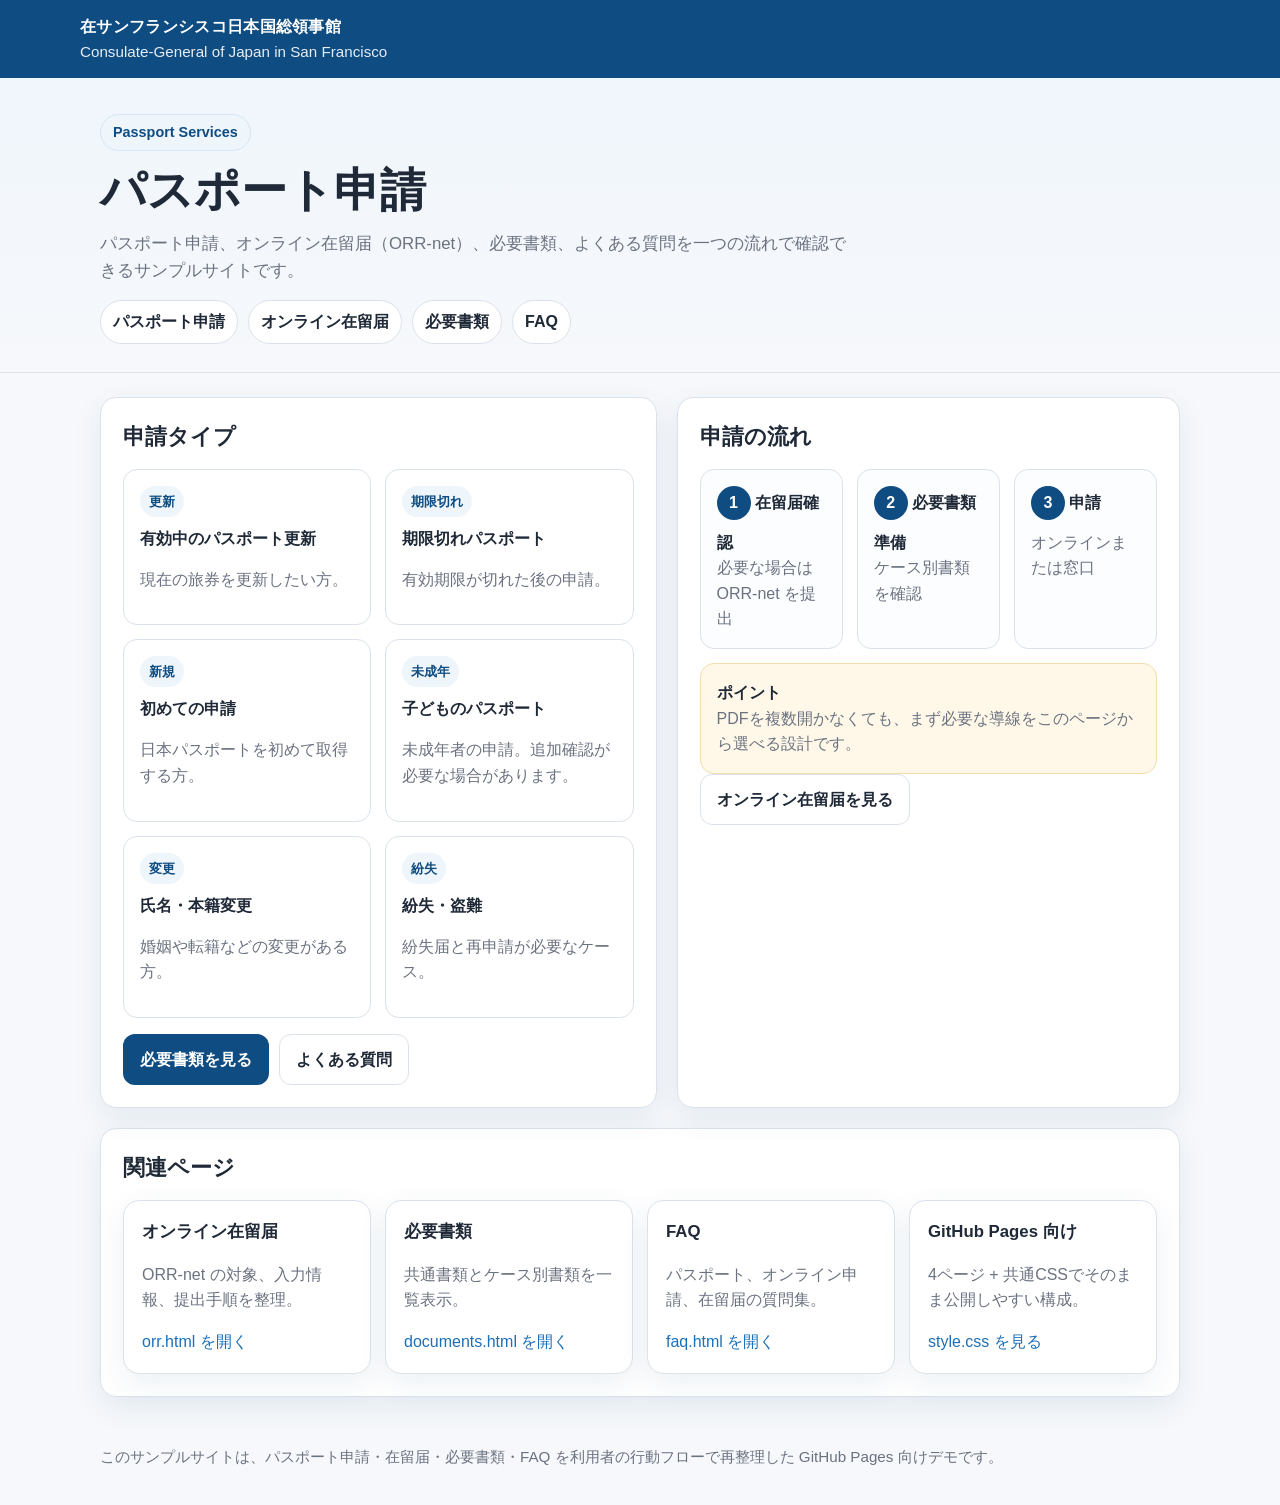
<file: index.html>
<!DOCTYPE html>
<html lang="ja">
<head>
  <meta charset="UTF-8" />
  <meta name="viewport" content="width=device-width, initial-scale=1.0" />
  <title>パスポート申請 | 在サンフランシスコ日本国総領事館</title>
  <link rel="stylesheet" href="css/style.css" />
</head>
<body>
  <header class="topbar">
    <div class="topbar-inner">
      <div class="brand">在サンフランシスコ日本国総領事館</div>
      <div class="subbrand">Consulate-General of Japan in San Francisco</div>
    </div>
  </header>

  <section class="hero">
    <div class="hero-inner">
      <div class="eyebrow">Passport Services</div>
      <h1>パスポート申請</h1>
      <p class="lead">パスポート申請、オンライン在留届（ORR-net）、必要書類、よくある質問を一つの流れで確認できるサンプルサイトです。</p>

    <div class="inline-nav">
      <a class="nav-pill" href="index.html">パスポート申請</a>
      <a class="nav-pill" href="orr.html">オンライン在留届</a>
      <a class="nav-pill" href="documents.html">必要書類</a>
      <a class="nav-pill" href="faq.html">FAQ</a>
    </div>

    </div>
  </section>

  <main class="container">

<div class="grid grid-2">
  <section class="card">
    <h2 class="section-title">申請タイプ</h2>
    <div class="case-grid">
      <article class="case">
        <div class="badge">更新</div>
        <h3>有効中のパスポート更新</h3>
        <p class="muted">現在の旅券を更新したい方。</p>
      </article>
      <article class="case">
        <div class="badge">期限切れ</div>
        <h3>期限切れパスポート</h3>
        <p class="muted">有効期限が切れた後の申請。</p>
      </article>
      <article class="case">
        <div class="badge">新規</div>
        <h3>初めての申請</h3>
        <p class="muted">日本パスポートを初めて取得する方。</p>
      </article>
      <article class="case">
        <div class="badge">未成年</div>
        <h3>子どものパスポート</h3>
        <p class="muted">未成年者の申請。追加確認が必要な場合があります。</p>
      </article>
      <article class="case">
        <div class="badge">変更</div>
        <h3>氏名・本籍変更</h3>
        <p class="muted">婚姻や転籍などの変更がある方。</p>
      </article>
      <article class="case">
        <div class="badge">紛失</div>
        <h3>紛失・盗難</h3>
        <p class="muted">紛失届と再申請が必要なケース。</p>
      </article>
    </div>
    <div class="btn-row" style="margin-top:16px;">
      <a class="btn btn-primary" href="documents.html">必要書類を見る</a>
      <a class="btn btn-secondary" href="faq.html">よくある質問</a>
    </div>
  </section>

  <aside class="card">
    <h2 class="section-title">申請の流れ</h2>
    <div class="steps">
      <div class="step">
        <div class="step-num">1</div>
        <strong>在留届確認</strong>
        <div class="muted">必要な場合は ORR-net を提出</div>
      </div>
      <div class="step">
        <div class="step-num">2</div>
        <strong>必要書類準備</strong>
        <div class="muted">ケース別書類を確認</div>
      </div>
      <div class="step">
        <div class="step-num">3</div>
        <strong>申請</strong>
        <div class="muted">オンラインまたは窓口</div>
      </div>
    </div>
    <div class="callout">
      <strong>ポイント</strong>
      <div class="muted">PDFを複数開かなくても、まず必要な導線をこのページから選べる設計です。</div>
    </div>
    <div class="btn-row">
      <a class="btn btn-secondary" href="orr.html">オンライン在留届を見る</a>
    </div>
  </aside>
</div>

<section class="card" style="margin-top:20px;">
  <h2 class="section-title">関連ページ</h2>
  <div class="site-map">
    <div class="card">
      <h3 class="small-title">オンライン在留届</h3>
      <p class="muted">ORR-net の対象、入力情報、提出手順を整理。</p>
      <a href="orr.html">orr.html を開く</a>
    </div>
    <div class="card">
      <h3 class="small-title">必要書類</h3>
      <p class="muted">共通書類とケース別書類を一覧表示。</p>
      <a href="documents.html">documents.html を開く</a>
    </div>
    <div class="card">
      <h3 class="small-title">FAQ</h3>
      <p class="muted">パスポート、オンライン申請、在留届の質問集。</p>
      <a href="faq.html">faq.html を開く</a>
    </div>
    <div class="card">
      <h3 class="small-title">GitHub Pages 向け</h3>
      <p class="muted">4ページ + 共通CSSでそのまま公開しやすい構成。</p>
      <a href="css/style.css">style.css を見る</a>
    </div>
  </div>
</section>

  </main>

  <footer class="footer">
    このサンプルサイトは、パスポート申請・在留届・必要書類・FAQ を利用者の行動フローで再整理した GitHub Pages 向けデモです。
  </footer>
</body>
</html>
</file>
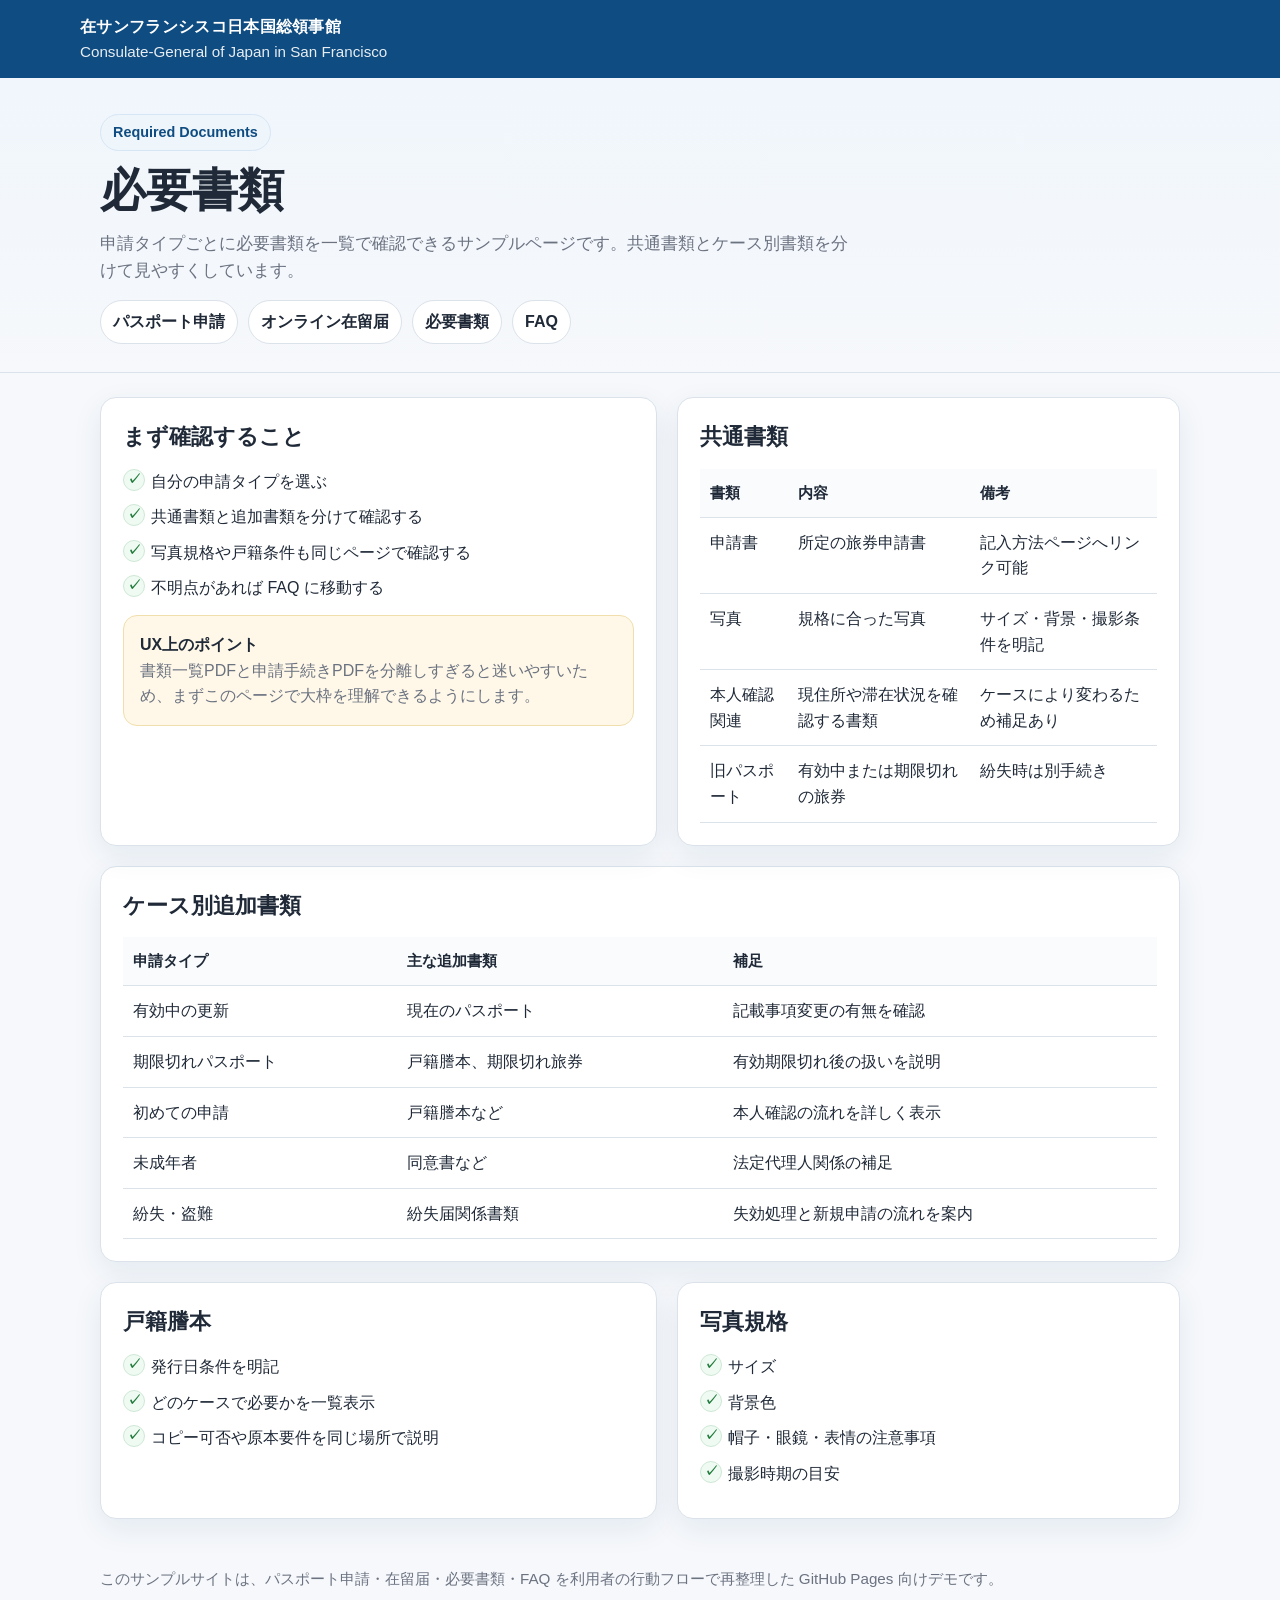
<file: documents.html>
<!DOCTYPE html>
<html lang="ja">
<head>
  <meta charset="UTF-8" />
  <meta name="viewport" content="width=device-width, initial-scale=1.0" />
  <title>必要書類 | 在サンフランシスコ日本国総領事館</title>
  <link rel="stylesheet" href="css/style.css" />
</head>
<body>
  <header class="topbar">
    <div class="topbar-inner">
      <div class="brand">在サンフランシスコ日本国総領事館</div>
      <div class="subbrand">Consulate-General of Japan in San Francisco</div>
    </div>
  </header>

  <section class="hero">
    <div class="hero-inner">
      <div class="eyebrow">Required Documents</div>
      <h1>必要書類</h1>
      <p class="lead">申請タイプごとに必要書類を一覧で確認できるサンプルページです。共通書類とケース別書類を分けて見やすくしています。</p>

    <div class="inline-nav">
      <a class="nav-pill" href="index.html">パスポート申請</a>
      <a class="nav-pill" href="orr.html">オンライン在留届</a>
      <a class="nav-pill" href="documents.html">必要書類</a>
      <a class="nav-pill" href="faq.html">FAQ</a>
    </div>

    </div>
  </section>

  <main class="container">

<div class="grid grid-2">
  <aside class="card">
    <h2 class="section-title">まず確認すること</h2>
    <ul class="checklist">
      <li>自分の申請タイプを選ぶ</li>
      <li>共通書類と追加書類を分けて確認する</li>
      <li>写真規格や戸籍条件も同じページで確認する</li>
      <li>不明点があれば FAQ に移動する</li>
    </ul>
    <div class="callout">
      <strong>UX上のポイント</strong>
      <div class="muted">書類一覧PDFと申請手続きPDFを分離しすぎると迷いやすいため、まずこのページで大枠を理解できるようにします。</div>
    </div>
  </aside>

  <section class="card">
    <h2 class="section-title">共通書類</h2>
    <div class="table-wrap">
      <table>
        <thead>
          <tr><th>書類</th><th>内容</th><th>備考</th></tr>
        </thead>
        <tbody>
          <tr><td>申請書</td><td>所定の旅券申請書</td><td>記入方法ページへリンク可能</td></tr>
          <tr><td>写真</td><td>規格に合った写真</td><td>サイズ・背景・撮影条件を明記</td></tr>
          <tr><td>本人確認関連</td><td>現住所や滞在状況を確認する書類</td><td>ケースにより変わるため補足あり</td></tr>
          <tr><td>旧パスポート</td><td>有効中または期限切れの旅券</td><td>紛失時は別手続き</td></tr>
        </tbody>
      </table>
    </div>
  </section>
</div>

<section class="card" style="margin-top:20px;">
  <h2 class="section-title">ケース別追加書類</h2>
  <div class="table-wrap">
    <table>
      <thead>
        <tr><th>申請タイプ</th><th>主な追加書類</th><th>補足</th></tr>
      </thead>
      <tbody>
        <tr><td>有効中の更新</td><td>現在のパスポート</td><td>記載事項変更の有無を確認</td></tr>
        <tr><td>期限切れパスポート</td><td>戸籍謄本、期限切れ旅券</td><td>有効期限切れ後の扱いを説明</td></tr>
        <tr><td>初めての申請</td><td>戸籍謄本など</td><td>本人確認の流れを詳しく表示</td></tr>
        <tr><td>未成年者</td><td>同意書など</td><td>法定代理人関係の補足</td></tr>
        <tr><td>紛失・盗難</td><td>紛失届関係書類</td><td>失効処理と新規申請の流れを案内</td></tr>
      </tbody>
    </table>
  </div>
</section>

<section class="grid grid-2" style="margin-top:20px;">
  <section class="card">
    <h2 class="section-title">戸籍謄本</h2>
    <ul class="checklist">
      <li>発行日条件を明記</li>
      <li>どのケースで必要かを一覧表示</li>
      <li>コピー可否や原本要件を同じ場所で説明</li>
    </ul>
  </section>
  <section class="card">
    <h2 class="section-title">写真規格</h2>
    <ul class="checklist">
      <li>サイズ</li>
      <li>背景色</li>
      <li>帽子・眼鏡・表情の注意事項</li>
      <li>撮影時期の目安</li>
    </ul>
  </section>
</section>

  </main>

  <footer class="footer">
    このサンプルサイトは、パスポート申請・在留届・必要書類・FAQ を利用者の行動フローで再整理した GitHub Pages 向けデモです。
  </footer>
</body>
</html>
</file>
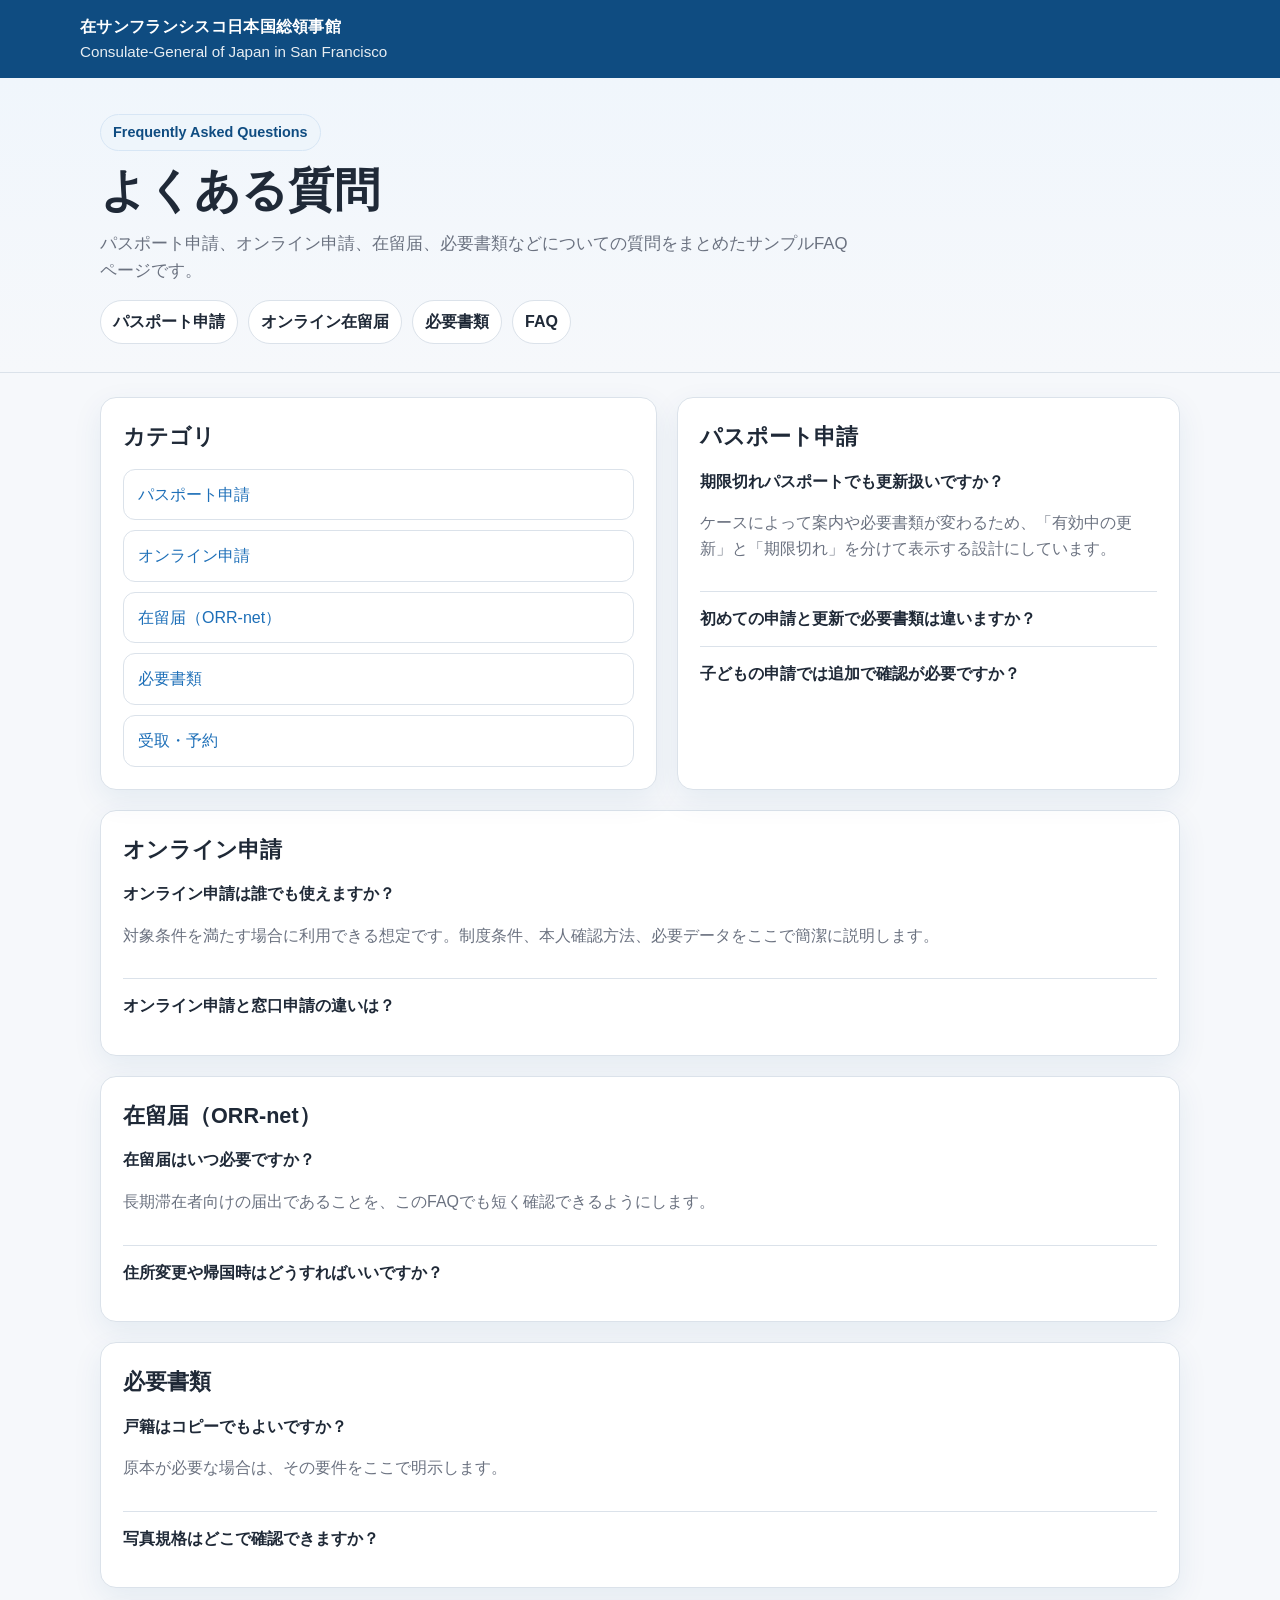
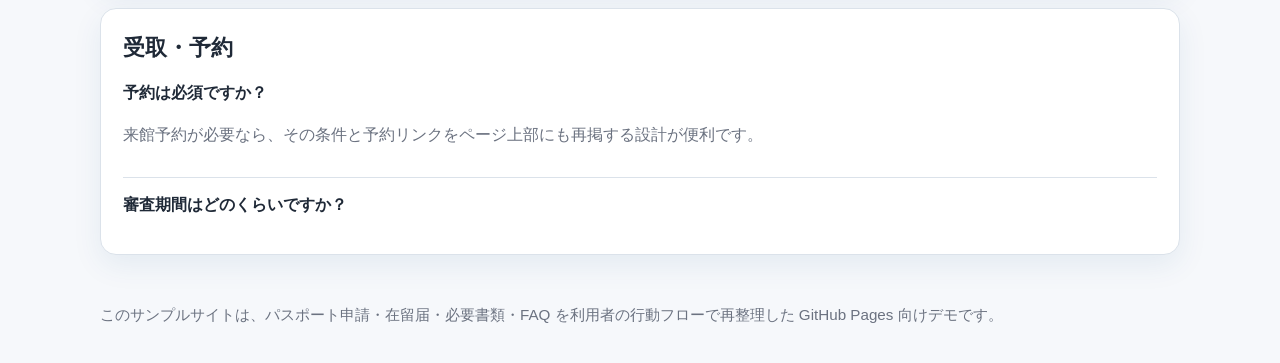
<file: faq.html>
<!DOCTYPE html>
<html lang="ja">
<head>
  <meta charset="UTF-8" />
  <meta name="viewport" content="width=device-width, initial-scale=1.0" />
  <title>よくある質問 | 在サンフランシスコ日本国総領事館</title>
  <link rel="stylesheet" href="css/style.css" />
</head>
<body>
  <header class="topbar">
    <div class="topbar-inner">
      <div class="brand">在サンフランシスコ日本国総領事館</div>
      <div class="subbrand">Consulate-General of Japan in San Francisco</div>
    </div>
  </header>

  <section class="hero">
    <div class="hero-inner">
      <div class="eyebrow">Frequently Asked Questions</div>
      <h1>よくある質問</h1>
      <p class="lead">パスポート申請、オンライン申請、在留届、必要書類などについての質問をまとめたサンプルFAQページです。</p>

    <div class="inline-nav">
      <a class="nav-pill" href="index.html">パスポート申請</a>
      <a class="nav-pill" href="orr.html">オンライン在留届</a>
      <a class="nav-pill" href="documents.html">必要書類</a>
      <a class="nav-pill" href="faq.html">FAQ</a>
    </div>

    </div>
  </section>

  <main class="container">

<div class="grid grid-2">
  <aside class="card">
    <h2 class="section-title">カテゴリ</h2>
    <div class="link-list">
      <a class="link-item" href="#passport">パスポート申請</a>
      <a class="link-item" href="#online">オンライン申請</a>
      <a class="link-item" href="#orr">在留届（ORR-net）</a>
      <a class="link-item" href="#documents">必要書類</a>
      <a class="link-item" href="#pickup">受取・予約</a>
    </div>
  </aside>

  <section class="card" id="passport">
    <h2 class="section-title">パスポート申請</h2>
    <details open>
      <summary>期限切れパスポートでも更新扱いですか？</summary>
      <p class="muted">ケースによって案内や必要書類が変わるため、「有効中の更新」と「期限切れ」を分けて表示する設計にしています。</p>
    </details>
    <details>
      <summary>初めての申請と更新で必要書類は違いますか？</summary>
      <p class="muted">違います。共通書類とケース別追加書類を分離して見せると分かりやすくなります。</p>
    </details>
    <details>
      <summary>子どもの申請では追加で確認が必要ですか？</summary>
      <p class="muted">未成年者の申請は法定代理人の関与が必要になることがあるため、別枠で説明するのが適切です。</p>
    </details>
  </section>
</div>

<section class="card" id="online" style="margin-top:20px;">
  <h2 class="section-title">オンライン申請</h2>
  <details open>
    <summary>オンライン申請は誰でも使えますか？</summary>
    <p class="muted">対象条件を満たす場合に利用できる想定です。制度条件、本人確認方法、必要データをここで簡潔に説明します。</p>
  </details>
  <details>
    <summary>オンライン申請と窓口申請の違いは？</summary>
    <p class="muted">利用者が知りたいのは制度差より「自分はどちらを使うべきか」なので、比較表の導入が有効です。</p>
  </details>
</section>

<section class="card" id="orr" style="margin-top:20px;">
  <h2 class="section-title">在留届（ORR-net）</h2>
  <details open>
    <summary>在留届はいつ必要ですか？</summary>
    <p class="muted">長期滞在者向けの届出であることを、このFAQでも短く確認できるようにします。</p>
  </details>
  <details>
    <summary>住所変更や帰国時はどうすればいいですか？</summary>
    <p class="muted">新規提出だけでなく、更新・変更・帰国時の導線もこのFAQから辿れるようにします。</p>
  </details>
</section>

<section class="card" id="documents" style="margin-top:20px;">
  <h2 class="section-title">必要書類</h2>
  <details open>
    <summary>戸籍はコピーでもよいですか？</summary>
    <p class="muted">原本が必要な場合は、その要件をここで明示します。</p>
  </details>
  <details>
    <summary>写真規格はどこで確認できますか？</summary>
    <p class="muted">図付きの専用セクションまたは別ページにリンクして、PDFに埋もれないようにします。</p>
  </details>
</section>

<section class="card" id="pickup" style="margin-top:20px;">
  <h2 class="section-title">受取・予約</h2>
  <details open>
    <summary>予約は必須ですか？</summary>
    <p class="muted">来館予約が必要なら、その条件と予約リンクをページ上部にも再掲する設計が便利です。</p>
  </details>
  <details>
    <summary>審査期間はどのくらいですか？</summary>
    <p class="muted">時期により変動するため、固定値よりも「目安」と注意文の組み合わせが適しています。</p>
  </details>
</section>

  </main>

  <footer class="footer">
    このサンプルサイトは、パスポート申請・在留届・必要書類・FAQ を利用者の行動フローで再整理した GitHub Pages 向けデモです。
  </footer>
</body>
</html>
</file>
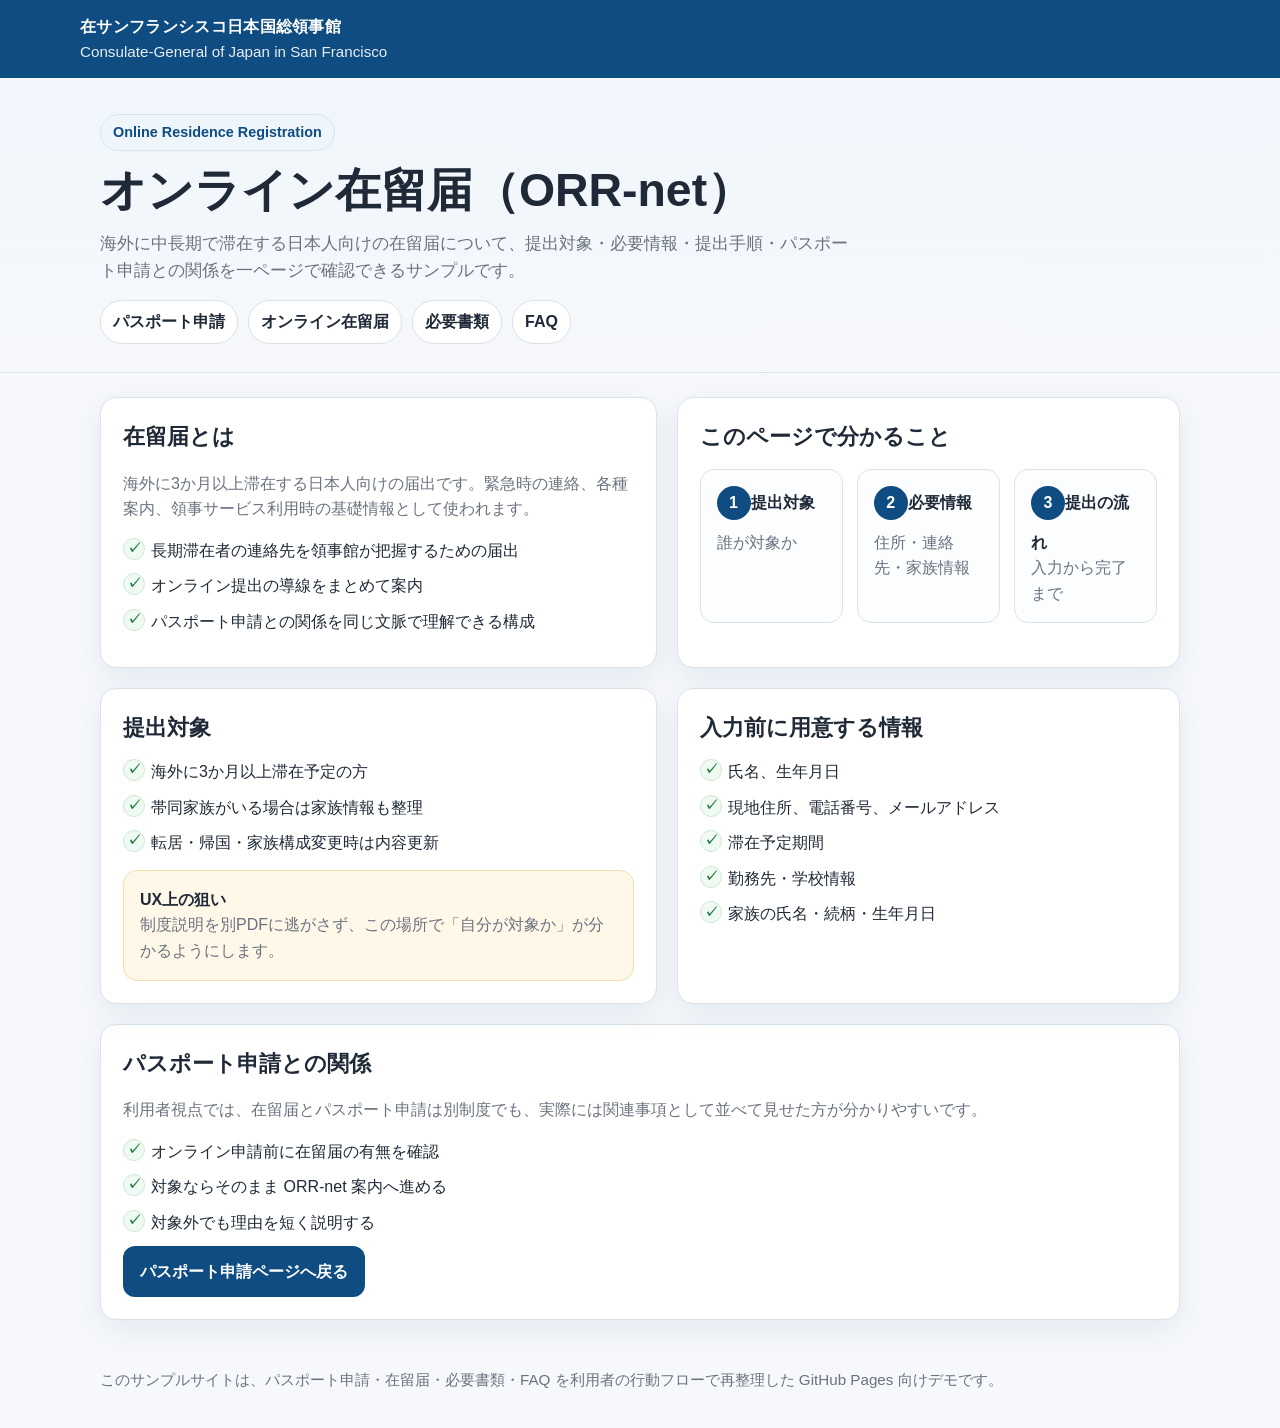
<file: orr.html>
<!DOCTYPE html>
<html lang="ja">
<head>
  <meta charset="UTF-8" />
  <meta name="viewport" content="width=device-width, initial-scale=1.0" />
  <title>オンライン在留届（ORR-net） | 在サンフランシスコ日本国総領事館</title>
  <link rel="stylesheet" href="css/style.css" />
</head>
<body>
  <header class="topbar">
    <div class="topbar-inner">
      <div class="brand">在サンフランシスコ日本国総領事館</div>
      <div class="subbrand">Consulate-General of Japan in San Francisco</div>
    </div>
  </header>

  <section class="hero">
    <div class="hero-inner">
      <div class="eyebrow">Online Residence Registration</div>
      <h1>オンライン在留届（ORR-net）</h1>
      <p class="lead">海外に中長期で滞在する日本人向けの在留届について、提出対象・必要情報・提出手順・パスポート申請との関係を一ページで確認できるサンプルです。</p>

    <div class="inline-nav">
      <a class="nav-pill" href="index.html">パスポート申請</a>
      <a class="nav-pill" href="orr.html">オンライン在留届</a>
      <a class="nav-pill" href="documents.html">必要書類</a>
      <a class="nav-pill" href="faq.html">FAQ</a>
    </div>

    </div>
  </section>

  <main class="container">

<div class="grid grid-2">
  <section class="card">
    <h2 class="section-title">在留届とは</h2>
    <p class="muted">海外に3か月以上滞在する日本人向けの届出です。緊急時の連絡、各種案内、領事サービス利用時の基礎情報として使われます。</p>
    <ul class="checklist">
      <li>長期滞在者の連絡先を領事館が把握するための届出</li>
      <li>オンライン提出の導線をまとめて案内</li>
      <li>パスポート申請との関係を同じ文脈で理解できる構成</li>
    </ul>
  </section>

  <aside class="card">
    <h2 class="section-title">このページで分かること</h2>
    <div class="steps">
      <div class="step"><div class="step-num">1</div><strong>提出対象</strong><div class="muted">誰が対象か</div></div>
      <div class="step"><div class="step-num">2</div><strong>必要情報</strong><div class="muted">住所・連絡先・家族情報</div></div>
      <div class="step"><div class="step-num">3</div><strong>提出の流れ</strong><div class="muted">入力から完了まで</div></div>
    </div>
  </aside>
</div>

<section class="grid grid-2" style="margin-top:20px;">
  <section class="card">
    <h2 class="section-title">提出対象</h2>
    <ul class="checklist">
      <li>海外に3か月以上滞在予定の方</li>
      <li>帯同家族がいる場合は家族情報も整理</li>
      <li>転居・帰国・家族構成変更時は内容更新</li>
    </ul>
    <div class="callout">
      <strong>UX上の狙い</strong>
      <div class="muted">制度説明を別PDFに逃がさず、この場所で「自分が対象か」が分かるようにします。</div>
    </div>
  </section>

  <section class="card">
    <h2 class="section-title">入力前に用意する情報</h2>
    <ul class="checklist">
      <li>氏名、生年月日</li>
      <li>現地住所、電話番号、メールアドレス</li>
      <li>滞在予定期間</li>
      <li>勤務先・学校情報</li>
      <li>家族の氏名・続柄・生年月日</li>
    </ul>
  </section>
</section>

<section class="card" style="margin-top:20px;">
  <h2 class="section-title">パスポート申請との関係</h2>
  <p class="muted">利用者視点では、在留届とパスポート申請は別制度でも、実際には関連事項として並べて見せた方が分かりやすいです。</p>
  <ul class="checklist">
    <li>オンライン申請前に在留届の有無を確認</li>
    <li>対象ならそのまま ORR-net 案内へ進める</li>
    <li>対象外でも理由を短く説明する</li>
  </ul>
  <div class="btn-row">
    <a class="btn btn-primary" href="index.html">パスポート申請ページへ戻る</a>
  </div>
</section>

  </main>

  <footer class="footer">
    このサンプルサイトは、パスポート申請・在留届・必要書類・FAQ を利用者の行動フローで再整理した GitHub Pages 向けデモです。
  </footer>
</body>
</html>
</file>
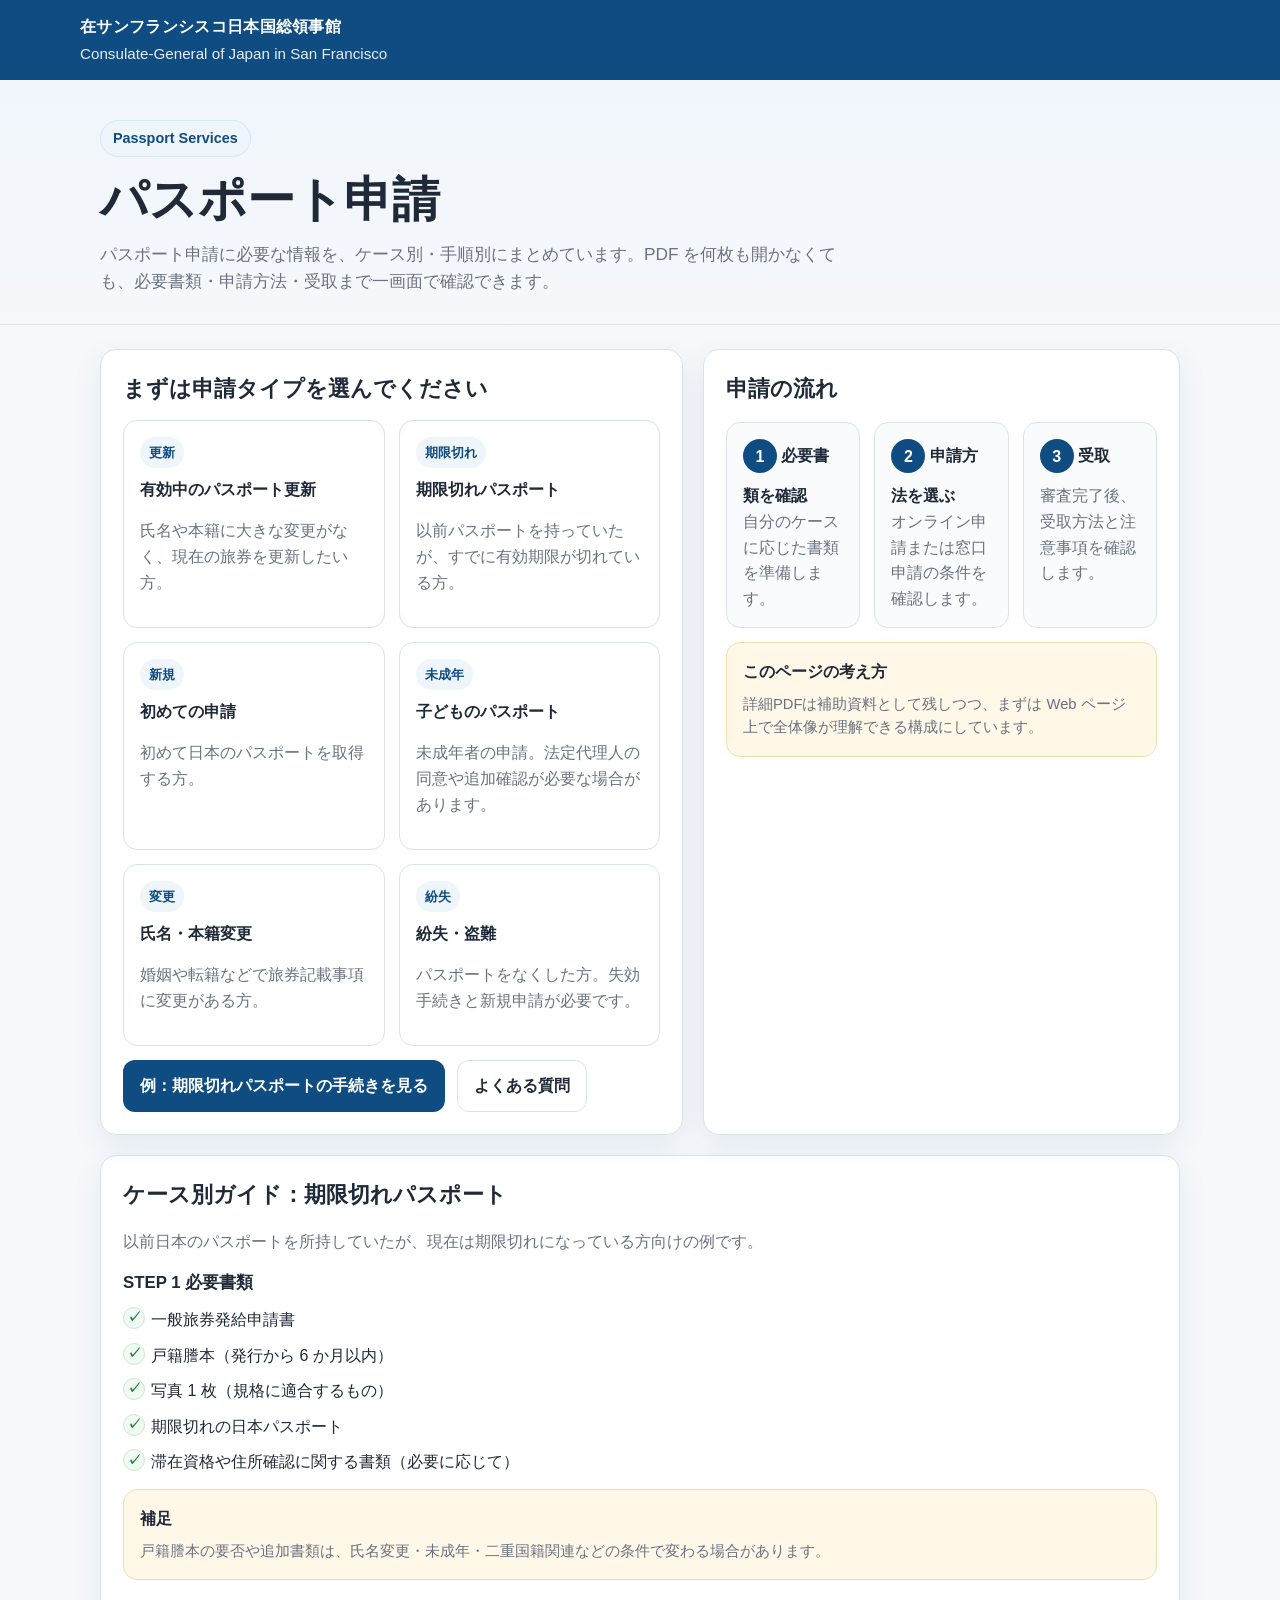
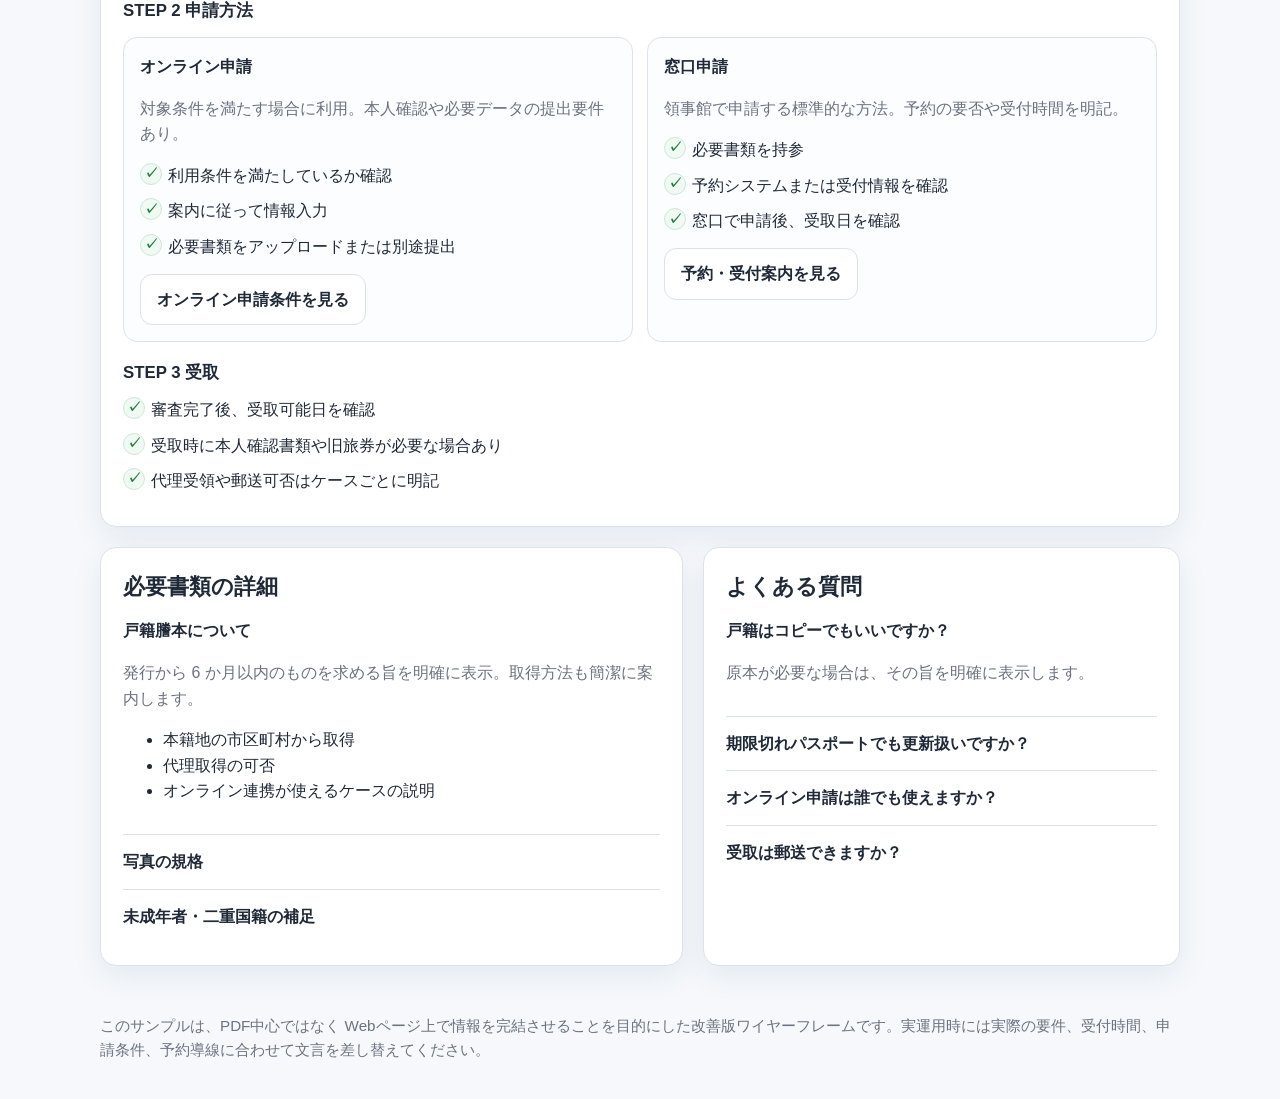
<file: passport_service_wireframe.html>
<!DOCTYPE html>
<html lang="ja">
<head>
  <meta charset="UTF-8" />
  <meta name="viewport" content="width=device-width, initial-scale=1.0" />
  <title>パスポート申請 | 在サンフランシスコ日本国総領事館</title>
  <style>
    :root {
      --bg: #f6f8fb;
      --card: #ffffff;
      --text: #1f2937;
      --muted: #6b7280;
      --line: #dbe2ea;
      --primary: #0f4c81;
      --primary-2: #1d6fb8;
      --accent: #eef5fb;
      --success: #effaf3;
      --warning: #fff8e8;
      --shadow: 0 10px 30px rgba(15, 76, 129, 0.08);
      --radius: 16px;
      --max: 1120px;
    }

    * { box-sizing: border-box; }
    body {
      margin: 0;
      font-family: -apple-system, BlinkMacSystemFont, "Segoe UI", Roboto, "Hiragino Kaku Gothic ProN", "Hiragino Sans", "Yu Gothic", sans-serif;
      background: var(--bg);
      color: var(--text);
      line-height: 1.6;
    }

    a { color: var(--primary-2); text-decoration: none; }
    a:hover { text-decoration: underline; }

    .topbar {
      background: var(--primary);
      color: #fff;
      padding: 14px 20px;
    }

    .topbar-inner,
    .container {
      max-width: var(--max);
      margin: 0 auto;
    }

    .brand {
      font-weight: 700;
      letter-spacing: 0.02em;
    }

    .subbrand {
      font-size: 0.95rem;
      opacity: 0.9;
      margin-top: 2px;
    }

    .hero {
      background: linear-gradient(180deg, #f0f6fc 0%, #f6f8fb 100%);
      border-bottom: 1px solid var(--line);
    }

    .hero-inner {
      max-width: var(--max);
      margin: 0 auto;
      padding: 40px 20px 28px;
    }

    .eyebrow {
      display: inline-block;
      background: var(--accent);
      color: var(--primary);
      border: 1px solid #d7e6f5;
      border-radius: 999px;
      padding: 6px 12px;
      font-size: 0.9rem;
      font-weight: 600;
      margin-bottom: 14px;
    }

    h1 {
      font-size: clamp(1.9rem, 4vw, 3rem);
      line-height: 1.2;
      margin: 0 0 12px;
    }

    .lead {
      font-size: 1.08rem;
      color: var(--muted);
      max-width: 760px;
      margin: 0;
    }

    .container {
      padding: 24px 20px 48px;
    }

    .grid {
      display: grid;
      gap: 20px;
    }

    .grid-2 {
      grid-template-columns: 1.1fr 0.9fr;
    }

    .card {
      background: var(--card);
      border: 1px solid var(--line);
      border-radius: var(--radius);
      box-shadow: var(--shadow);
      padding: 22px;
    }

    .section-title {
      margin: 0 0 14px;
      font-size: 1.35rem;
    }

    .small-title {
      margin: 0 0 10px;
      font-size: 1.05rem;
    }

    .muted {
      color: var(--muted);
    }

    .steps {
      display: grid;
      grid-template-columns: repeat(3, minmax(0, 1fr));
      gap: 14px;
      margin-top: 16px;
    }

    .step {
      background: #f9fbfd;
      border: 1px solid var(--line);
      border-radius: 14px;
      padding: 16px;
    }

    .step-num {
      display: inline-flex;
      width: 34px;
      height: 34px;
      border-radius: 999px;
      background: var(--primary);
      color: #fff;
      align-items: center;
      justify-content: center;
      font-weight: 700;
      margin-bottom: 10px;
    }

    .case-grid {
      display: grid;
      grid-template-columns: repeat(2, minmax(0, 1fr));
      gap: 14px;
    }

    .case {
      border: 1px solid var(--line);
      border-radius: 14px;
      padding: 16px;
      background: #fff;
    }

    .case h3 {
      margin: 0 0 8px;
      font-size: 1.02rem;
    }

    .badge {
      display: inline-block;
      font-size: 0.82rem;
      font-weight: 700;
      padding: 5px 9px;
      border-radius: 999px;
      background: var(--accent);
      color: var(--primary);
      margin-bottom: 8px;
    }

    .checklist {
      list-style: none;
      padding: 0;
      margin: 0;
    }

    .checklist li {
      padding-left: 28px;
      position: relative;
      margin: 10px 0;
    }

    .checklist li::before {
      content: "✓";
      position: absolute;
      left: 0;
      top: 0;
      width: 20px;
      height: 20px;
      border-radius: 50%;
      background: var(--success);
      color: #1f7a39;
      display: inline-flex;
      align-items: center;
      justify-content: center;
      font-size: 0.85rem;
      font-weight: 700;
      border: 1px solid #cfe8d6;
    }

    .callout {
      border-radius: 14px;
      padding: 16px;
      border: 1px solid #f0dfac;
      background: var(--warning);
      margin-top: 14px;
    }

    .options {
      display: grid;
      grid-template-columns: repeat(2, minmax(0, 1fr));
      gap: 14px;
      margin-top: 12px;
    }

    .option {
      border: 1px solid var(--line);
      border-radius: 14px;
      padding: 16px;
      background: #fbfdff;
    }

    .btn-row {
      display: flex;
      gap: 12px;
      flex-wrap: wrap;
      margin-top: 14px;
    }

    .btn {
      display: inline-block;
      border-radius: 12px;
      padding: 12px 16px;
      font-weight: 700;
      border: 1px solid transparent;
    }

    .btn-primary {
      background: var(--primary);
      color: #fff;
    }

    .btn-secondary {
      background: #fff;
      border-color: var(--line);
      color: var(--text);
    }

    details {
      border-top: 1px solid var(--line);
      padding: 14px 0;
    }

    details:first-of-type { border-top: 0; padding-top: 0; }

    summary {
      cursor: pointer;
      font-weight: 700;
      list-style: none;
    }

    summary::-webkit-details-marker { display: none; }

    .footer {
      max-width: var(--max);
      margin: 0 auto;
      padding: 0 20px 36px;
      color: var(--muted);
      font-size: 0.95rem;
    }

    .note {
      font-size: 0.92rem;
      color: var(--muted);
      margin-top: 10px;
    }

    @media (max-width: 860px) {
      .grid-2,
      .steps,
      .case-grid,
      .options {
        grid-template-columns: 1fr;
      }
    }
  </style>
</head>
<body>
  <header class="topbar">
    <div class="topbar-inner">
      <div class="brand">在サンフランシスコ日本国総領事館</div>
      <div class="subbrand">Consulate-General of Japan in San Francisco</div>
    </div>
  </header>

  <section class="hero">
    <div class="hero-inner">
      <div class="eyebrow">Passport Services</div>
      <h1>パスポート申請</h1>
      <p class="lead">
        パスポート申請に必要な情報を、ケース別・手順別にまとめています。PDF を何枚も開かなくても、必要書類・申請方法・受取まで一画面で確認できます。
      </p>
    </div>
  </section>

  <main class="container">
    <div class="grid grid-2">
      <section class="card">
        <h2 class="section-title">まずは申請タイプを選んでください</h2>
        <div class="case-grid">
          <article class="case">
            <div class="badge">更新</div>
            <h3>有効中のパスポート更新</h3>
            <p class="muted">氏名や本籍に大きな変更がなく、現在の旅券を更新したい方。</p>
          </article>
          <article class="case">
            <div class="badge">期限切れ</div>
            <h3>期限切れパスポート</h3>
            <p class="muted">以前パスポートを持っていたが、すでに有効期限が切れている方。</p>
          </article>
          <article class="case">
            <div class="badge">新規</div>
            <h3>初めての申請</h3>
            <p class="muted">初めて日本のパスポートを取得する方。</p>
          </article>
          <article class="case">
            <div class="badge">未成年</div>
            <h3>子どものパスポート</h3>
            <p class="muted">未成年者の申請。法定代理人の同意や追加確認が必要な場合があります。</p>
          </article>
          <article class="case">
            <div class="badge">変更</div>
            <h3>氏名・本籍変更</h3>
            <p class="muted">婚姻や転籍などで旅券記載事項に変更がある方。</p>
          </article>
          <article class="case">
            <div class="badge">紛失</div>
            <h3>紛失・盗難</h3>
            <p class="muted">パスポートをなくした方。失効手続きと新規申請が必要です。</p>
          </article>
        </div>
        <div class="btn-row">
          <a class="btn btn-primary" href="#expired">例：期限切れパスポートの手続きを見る</a>
          <a class="btn btn-secondary" href="#faq">よくある質問</a>
        </div>
      </section>

      <aside class="card">
        <h2 class="section-title">申請の流れ</h2>
        <div class="steps">
          <div class="step">
            <div class="step-num">1</div>
            <strong>必要書類を確認</strong>
            <div class="muted">自分のケースに応じた書類を準備します。</div>
          </div>
          <div class="step">
            <div class="step-num">2</div>
            <strong>申請方法を選ぶ</strong>
            <div class="muted">オンライン申請または窓口申請の条件を確認します。</div>
          </div>
          <div class="step">
            <div class="step-num">3</div>
            <strong>受取</strong>
            <div class="muted">審査完了後、受取方法と注意事項を確認します。</div>
          </div>
        </div>

        <div class="callout">
          <strong>このページの考え方</strong>
          <p class="note" style="margin:8px 0 0;">
            詳細PDFは補助資料として残しつつ、まずは Web ページ上で全体像が理解できる構成にしています。
          </p>
        </div>
      </aside>
    </div>

    <section id="expired" class="card" style="margin-top:20px;">
      <h2 class="section-title">ケース別ガイド：期限切れパスポート</h2>
      <p class="muted">以前日本のパスポートを所持していたが、現在は期限切れになっている方向けの例です。</p>

      <div class="grid" style="gap:18px; margin-top:16px;">
        <div>
          <h3 class="small-title">STEP 1 必要書類</h3>
          <ul class="checklist">
            <li>一般旅券発給申請書</li>
            <li>戸籍謄本（発行から 6 か月以内）</li>
            <li>写真 1 枚（規格に適合するもの）</li>
            <li>期限切れの日本パスポート</li>
            <li>滞在資格や住所確認に関する書類（必要に応じて）</li>
          </ul>
          <div class="callout">
            <strong>補足</strong>
            <p class="note" style="margin:8px 0 0;">
              戸籍謄本の要否や追加書類は、氏名変更・未成年・二重国籍関連などの条件で変わる場合があります。
            </p>
          </div>
        </div>

        <div>
          <h3 class="small-title">STEP 2 申請方法</h3>
          <div class="options">
            <div class="option">
              <h4 style="margin:0 0 8px;">オンライン申請</h4>
              <p class="muted">対象条件を満たす場合に利用。本人確認や必要データの提出要件あり。</p>
              <ul class="checklist">
                <li>利用条件を満たしているか確認</li>
                <li>案内に従って情報入力</li>
                <li>必要書類をアップロードまたは別途提出</li>
              </ul>
              <div class="btn-row">
                <a class="btn btn-secondary" href="#">オンライン申請条件を見る</a>
              </div>
            </div>
            <div class="option">
              <h4 style="margin:0 0 8px;">窓口申請</h4>
              <p class="muted">領事館で申請する標準的な方法。予約の要否や受付時間を明記。</p>
              <ul class="checklist">
                <li>必要書類を持参</li>
                <li>予約システムまたは受付情報を確認</li>
                <li>窓口で申請後、受取日を確認</li>
              </ul>
              <div class="btn-row">
                <a class="btn btn-secondary" href="#">予約・受付案内を見る</a>
              </div>
            </div>
          </div>
        </div>

        <div>
          <h3 class="small-title">STEP 3 受取</h3>
          <ul class="checklist">
            <li>審査完了後、受取可能日を確認</li>
            <li>受取時に本人確認書類や旧旅券が必要な場合あり</li>
            <li>代理受領や郵送可否はケースごとに明記</li>
          </ul>
        </div>
      </div>
    </section>

    <section class="grid grid-2" style="margin-top:20px;">
      <section class="card">
        <h2 class="section-title">必要書類の詳細</h2>
        <details open>
          <summary>戸籍謄本について</summary>
          <p class="muted">発行から 6 か月以内のものを求める旨を明確に表示。取得方法も簡潔に案内します。</p>
          <ul>
            <li>本籍地の市区町村から取得</li>
            <li>代理取得の可否</li>
            <li>オンライン連携が使えるケースの説明</li>
          </ul>
        </details>
        <details>
          <summary>写真の規格</summary>
          <p class="muted">サイズ、背景、顔の向き、撮影時期などを図付きで掲載できる構成。</p>
        </details>
        <details>
          <summary>未成年者・二重国籍の補足</summary>
          <p class="muted">同意書、追加確認、国籍関係の案内を分かりやすく分離します。</p>
        </details>
      </section>

      <section class="card" id="faq">
        <h2 class="section-title">よくある質問</h2>
        <details open>
          <summary>戸籍はコピーでもいいですか？</summary>
          <p class="muted">原本が必要な場合は、その旨を明確に表示します。</p>
        </details>
        <details>
          <summary>期限切れパスポートでも更新扱いですか？</summary>
          <p class="muted">状況によっては新規申請に近い扱いになることがあるため、ケース別に整理します。</p>
        </details>
        <details>
          <summary>オンライン申請は誰でも使えますか？</summary>
          <p class="muted">対象条件、必要な本人確認手段、注意点をここで簡潔に示します。</p>
        </details>
        <details>
          <summary>受取は郵送できますか？</summary>
          <p class="muted">可否や条件をこの場所で確認できるようにします。</p>
        </details>
      </section>
    </section>
  </main>

  <footer class="footer">
    このサンプルは、PDF中心ではなく Webページ上で情報を完結させることを目的にした改善版ワイヤーフレームです。実運用時には実際の要件、受付時間、申請条件、予約導線に合わせて文言を差し替えてください。
  </footer>
</body>
</html>
</file>
<file: css/style.css>
:root{
  --bg:#f6f8fb;
  --card:#ffffff;
  --text:#1f2937;
  --muted:#6b7280;
  --line:#dbe2ea;
  --primary:#0f4c81;
  --primary-2:#1d6fb8;
  --accent:#eef5fb;
  --success:#effaf3;
  --warning:#fff8e8;
  --shadow:0 10px 30px rgba(15,76,129,.08);
  --radius:16px;
  --max:1120px
}
*{box-sizing:border-box}
body{
  margin:0;
  font-family:-apple-system,BlinkMacSystemFont,"Segoe UI",Roboto,"Hiragino Kaku Gothic ProN","Hiragino Sans","Yu Gothic",sans-serif;
  background:var(--bg);
  color:var(--text);
  line-height:1.6
}
a{color:var(--primary-2);text-decoration:none}
a:hover{text-decoration:underline}
.topbar{background:var(--primary);color:#fff;padding:14px 20px}
.topbar-inner,.container,.footer,.hero-inner{max-width:var(--max);margin:0 auto}
.brand{font-weight:700;letter-spacing:.02em}
.subbrand{font-size:.95rem;opacity:.9}
.hero{background:linear-gradient(180deg,#f0f6fc 0%,#f6f8fb 100%);border-bottom:1px solid var(--line)}
.hero-inner{padding:36px 20px 28px}
.eyebrow{
  display:inline-block;background:var(--accent);color:var(--primary);
  border:1px solid #d7e6f5;border-radius:999px;padding:6px 12px;
  font-size:.9rem;font-weight:600;margin-bottom:12px
}
h1{font-size:clamp(1.9rem,4vw,2.9rem);line-height:1.2;margin:0 0 12px}
h2.section-title{margin:0 0 14px;font-size:1.35rem}
h3.small-title{margin:0 0 10px;font-size:1.05rem}
.lead{font-size:1.05rem;color:var(--muted);max-width:760px;margin:0}
.container{padding:24px 20px 48px}
.grid{display:grid;gap:20px}
.grid-2{grid-template-columns:1.05fr .95fr}
.grid-3{grid-template-columns:repeat(3,minmax(0,1fr))}
.card{
  background:var(--card);border:1px solid var(--line);
  border-radius:var(--radius);box-shadow:var(--shadow);padding:22px
}
.muted{color:var(--muted)}
.inline-nav,.btn-row{display:flex;gap:10px;flex-wrap:wrap}
.inline-nav{margin-top:16px}
.pill,.nav-pill{
  border:1px solid var(--line);border-radius:999px;padding:8px 12px;
  background:#fff;color:var(--text);font-weight:600
}
.btn{
  display:inline-block;border-radius:12px;padding:12px 16px;
  font-weight:700;border:1px solid transparent
}
.btn-primary{background:var(--primary);color:#fff}
.btn-secondary{background:#fff;border-color:var(--line);color:var(--text)}
.steps{display:grid;grid-template-columns:repeat(3,minmax(0,1fr));gap:14px}
.step{border:1px solid var(--line);border-radius:14px;padding:16px;background:#fbfdff}
.step-num{
  display:inline-flex;width:34px;height:34px;border-radius:999px;
  align-items:center;justify-content:center;background:var(--primary);color:#fff;
  font-weight:700;margin-bottom:10px
}
.case-grid{display:grid;grid-template-columns:repeat(2,minmax(0,1fr));gap:14px}
.case{border:1px solid var(--line);border-radius:14px;padding:16px;background:#fff}
.case h3{margin:0 0 8px;font-size:1.02rem}
.badge{
  display:inline-block;font-size:.82rem;font-weight:700;padding:5px 9px;
  border-radius:999px;background:var(--accent);color:var(--primary);margin-bottom:8px
}
.checklist{list-style:none;padding:0;margin:0}
.checklist li{padding-left:28px;position:relative;margin:10px 0}
.checklist li::before{
  content:"✓";position:absolute;left:0;top:0;width:20px;height:20px;border-radius:50%;
  background:var(--success);color:#1f7a39;display:inline-flex;align-items:center;justify-content:center;
  font-size:.85rem;font-weight:700;border:1px solid #cfe8d6
}
.callout{
  border-radius:14px;padding:16px;border:1px solid #f0dfac;
  background:var(--warning);margin-top:14px
}
.link-list{display:grid;gap:10px}
.link-item{border:1px solid var(--line);border-radius:12px;background:#fff;padding:12px 14px}
.table-wrap{overflow-x:auto}
table{width:100%;border-collapse:collapse}
th,td{text-align:left;padding:12px 10px;border-bottom:1px solid var(--line);vertical-align:top}
th{background:#f9fbfd;font-size:.95rem}
details{border-top:1px solid var(--line);padding:14px 0}
details:first-of-type{border-top:0;padding-top:0}
summary{cursor:pointer;font-weight:700;list-style:none}
summary::-webkit-details-marker{display:none}
.site-map{display:grid;grid-template-columns:repeat(4,minmax(0,1fr));gap:14px}
.site-map .card{padding:18px}
.footer{padding:0 20px 36px;color:var(--muted);font-size:.95rem}
@media (max-width:860px){
  .grid-2,.grid-3,.steps,.case-grid,.site-map{grid-template-columns:1fr}
}
</file>
